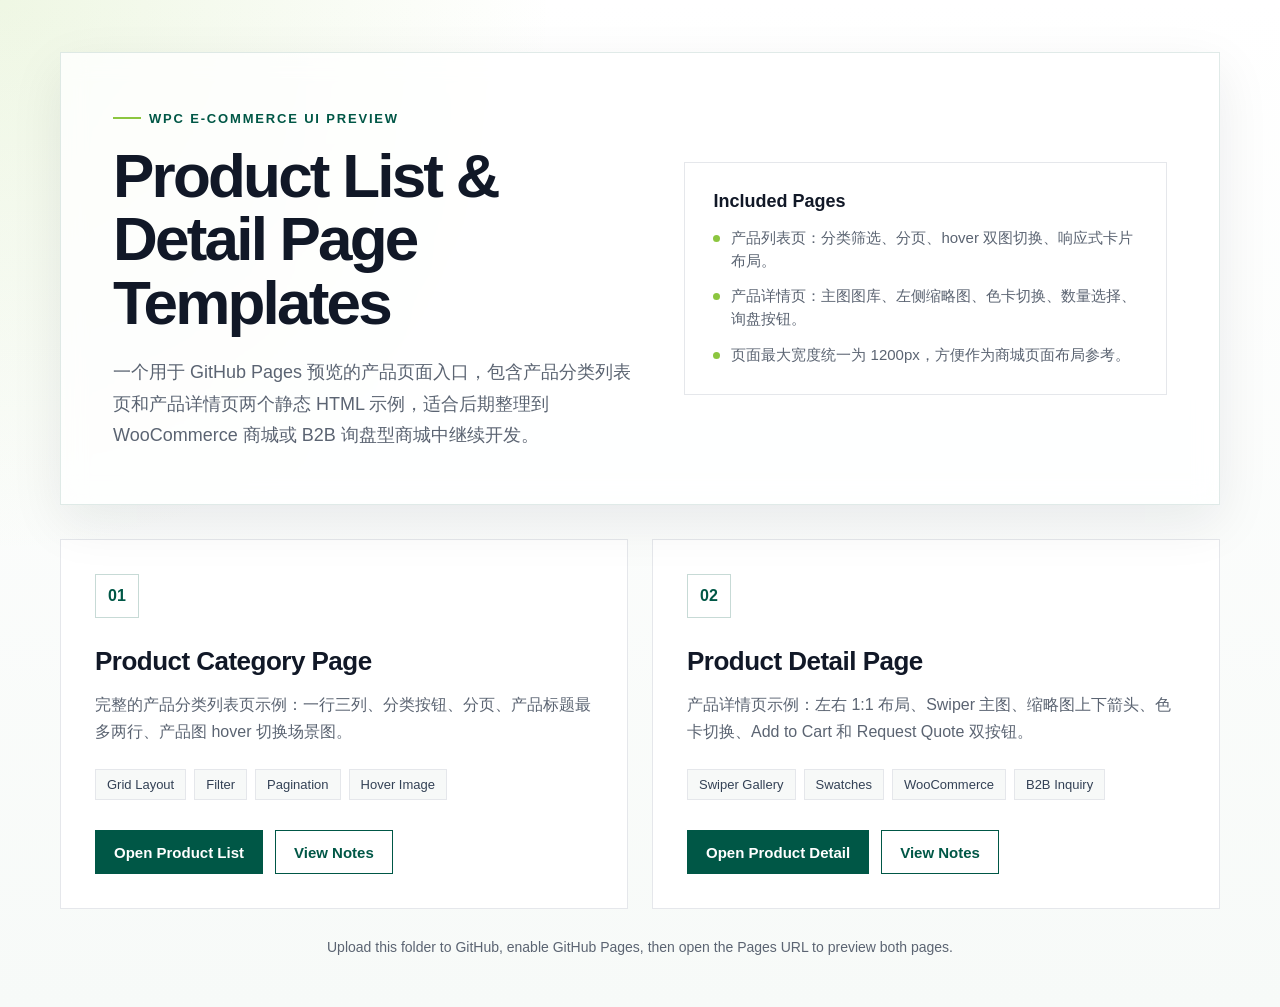
<file: index.html>
<!DOCTYPE html>
<html lang="zh-CN">
<head>
  <meta charset="UTF-8" />
  <meta name="viewport" content="width=device-width, initial-scale=1.0" />
  <title>WPC Product Pages Preview</title>
  <style>
    * {
      box-sizing: border-box;
    }

    :root {
      --brand: #005746;
      --brand-dark: #003f34;
      --accent: #8cc63f;
      --text: #111827;
      --muted: #5b6472;
      --line: #e5e7eb;
      --soft: #f7f9f8;
      --white: #ffffff;
    }

    body {
      margin: 0;
      font-family: Arial, Helvetica, sans-serif;
      color: var(--text);
      background:
        radial-gradient(circle at top left, rgba(140, 198, 63, 0.14), transparent 34%),
        linear-gradient(180deg, #ffffff 0%, #f7faf8 100%);
    }

    a {
      color: inherit;
      text-decoration: none;
    }

    .site-wrap {
      width: 100%;
      max-width: 1200px;
      min-height: 100vh;
      margin: 0 auto;
      padding: 52px 20px;
    }

    .hero {
      display: grid;
      grid-template-columns: minmax(0, 1.05fr) minmax(300px, 0.95fr);
      gap: 38px;
      align-items: center;
      margin-bottom: 34px;
      padding: 52px;
      border: 1px solid rgba(0, 87, 70, 0.12);
      background: rgba(255, 255, 255, 0.78);
      box-shadow: 0 18px 50px rgba(17, 24, 39, 0.08);
      backdrop-filter: blur(12px);
    }

    .eyebrow {
      display: inline-flex;
      align-items: center;
      gap: 8px;
      margin: 0 0 18px;
      color: var(--brand);
      font-size: 13px;
      font-weight: 700;
      letter-spacing: 0.14em;
      text-transform: uppercase;
    }

    .eyebrow::before {
      content: "";
      width: 28px;
      height: 2px;
      background: var(--accent);
    }

    h1 {
      max-width: 720px;
      margin: 0;
      font-size: clamp(34px, 5vw, 62px);
      line-height: 1.03;
      letter-spacing: -0.045em;
    }

    .hero-desc {
      max-width: 640px;
      margin: 22px 0 0;
      color: var(--muted);
      font-size: 18px;
      line-height: 1.75;
    }

    .hero-panel {
      padding: 28px;
      border: 1px solid var(--line);
      background: var(--white);
    }

    .hero-panel h2 {
      margin: 0 0 14px;
      font-size: 18px;
    }

    .feature-list {
      display: grid;
      gap: 12px;
      margin: 0;
      padding: 0;
      list-style: none;
      color: var(--muted);
      font-size: 15px;
      line-height: 1.55;
    }

    .feature-list li {
      position: relative;
      padding-left: 18px;
    }

    .feature-list li::before {
      content: "";
      position: absolute;
      left: 0;
      top: 0.62em;
      width: 7px;
      height: 7px;
      border-radius: 50%;
      background: var(--accent);
    }

    .page-grid {
      display: grid;
      grid-template-columns: repeat(2, minmax(0, 1fr));
      gap: 24px;
    }

    .page-card {
      display: flex;
      flex-direction: column;
      min-height: 330px;
      padding: 34px;
      border: 1px solid var(--line);
      background: var(--white);
      transition: transform 0.22s ease, box-shadow 0.22s ease, border-color 0.22s ease;
    }

    .page-card:hover {
      transform: translateY(-4px);
      border-color: rgba(0, 87, 70, 0.34);
      box-shadow: 0 16px 44px rgba(17, 24, 39, 0.1);
    }

    .card-number {
      display: inline-flex;
      align-items: center;
      justify-content: center;
      width: 44px;
      height: 44px;
      margin-bottom: 28px;
      border: 1px solid rgba(0, 87, 70, 0.22);
      color: var(--brand);
      font-weight: 700;
    }

    .page-card h2 {
      margin: 0 0 14px;
      font-size: 26px;
      line-height: 1.2;
      letter-spacing: -0.02em;
    }

    .page-card p {
      margin: 0;
      color: var(--muted);
      font-size: 16px;
      line-height: 1.7;
    }

    .tag-row {
      display: flex;
      flex-wrap: wrap;
      gap: 8px;
      margin: 24px 0 30px;
    }

    .tag {
      padding: 7px 11px;
      border: 1px solid var(--line);
      background: var(--soft);
      color: #334155;
      font-size: 13px;
    }

    .card-actions {
      display: flex;
      flex-wrap: wrap;
      gap: 12px;
      margin-top: auto;
    }

    .button {
      display: inline-flex;
      align-items: center;
      justify-content: center;
      min-height: 44px;
      padding: 12px 18px;
      border: 1px solid var(--brand);
      color: var(--brand);
      font-size: 15px;
      font-weight: 700;
      transition: background 0.2s ease, color 0.2s ease;
    }

    .button.primary {
      background: var(--brand);
      color: #ffffff;
    }

    .button:hover {
      background: var(--brand-dark);
      border-color: var(--brand-dark);
      color: #ffffff;
    }

    .footer-note {
      margin: 30px 0 0;
      color: var(--muted);
      font-size: 14px;
      text-align: center;
    }

    @media (max-width: 900px) {
      .site-wrap {
        padding: 32px 16px;
      }

      .hero {
        grid-template-columns: 1fr;
        padding: 34px 24px;
      }

      .page-grid {
        grid-template-columns: 1fr;
      }
    }

    @media (max-width: 520px) {
      .hero {
        padding: 28px 18px;
      }

      .page-card {
        min-height: auto;
        padding: 26px 20px;
      }

      .button {
        width: 100%;
      }
    }
  </style>
</head>
<body>
  <main class="site-wrap">
    <section class="hero">
      <div>
        <p class="eyebrow">WPC E-commerce UI Preview</p>
        <h1>Product List & Detail Page Templates</h1>
        <p class="hero-desc">
          一个用于 GitHub Pages 预览的产品页面入口，包含产品分类列表页和产品详情页两个静态 HTML 示例，适合后期整理到 WooCommerce 商城或 B2B 询盘型商城中继续开发。
        </p>
      </div>

      <aside class="hero-panel" aria-label="Project features">
        <h2>Included Pages</h2>
        <ul class="feature-list">
          <li>产品列表页：分类筛选、分页、hover 双图切换、响应式卡片布局。</li>
          <li>产品详情页：主图图库、左侧缩略图、色卡切换、数量选择、询盘按钮。</li>
          <li>页面最大宽度统一为 1200px，方便作为商城页面布局参考。</li>
        </ul>
      </aside>
    </section>

    <section class="page-grid" aria-label="Preview pages">
      <article class="page-card">
        <span class="card-number">01</span>
        <h2>Product Category Page</h2>
        <p>
          完整的产品分类列表页示例：一行三列、分类按钮、分页、产品标题最多两行、产品图 hover 切换场景图。
        </p>
        <div class="tag-row">
          <span class="tag">Grid Layout</span>
          <span class="tag">Filter</span>
          <span class="tag">Pagination</span>
          <span class="tag">Hover Image</span>
        </div>
        <div class="card-actions">
          <a class="button primary" href="product-list/index.html">Open Product List</a>
          <a class="button" href="product-list/README.md">View Notes</a>
        </div>
      </article>

      <article class="page-card">
        <span class="card-number">02</span>
        <h2>Product Detail Page</h2>
        <p>
          产品详情页示例：左右 1:1 布局、Swiper 主图、缩略图上下箭头、色卡切换、Add to Cart 和 Request Quote 双按钮。
        </p>
        <div class="tag-row">
          <span class="tag">Swiper Gallery</span>
          <span class="tag">Swatches</span>
          <span class="tag">WooCommerce</span>
          <span class="tag">B2B Inquiry</span>
        </div>
        <div class="card-actions">
          <a class="button primary" href="product-detail/index.html">Open Product Detail</a>
          <a class="button" href="product-detail/README.md">View Notes</a>
        </div>
      </article>
    </section>

    <p class="footer-note">Upload this folder to GitHub, enable GitHub Pages, then open the Pages URL to preview both pages.</p>
  </main>
</body>
</html>
</file>
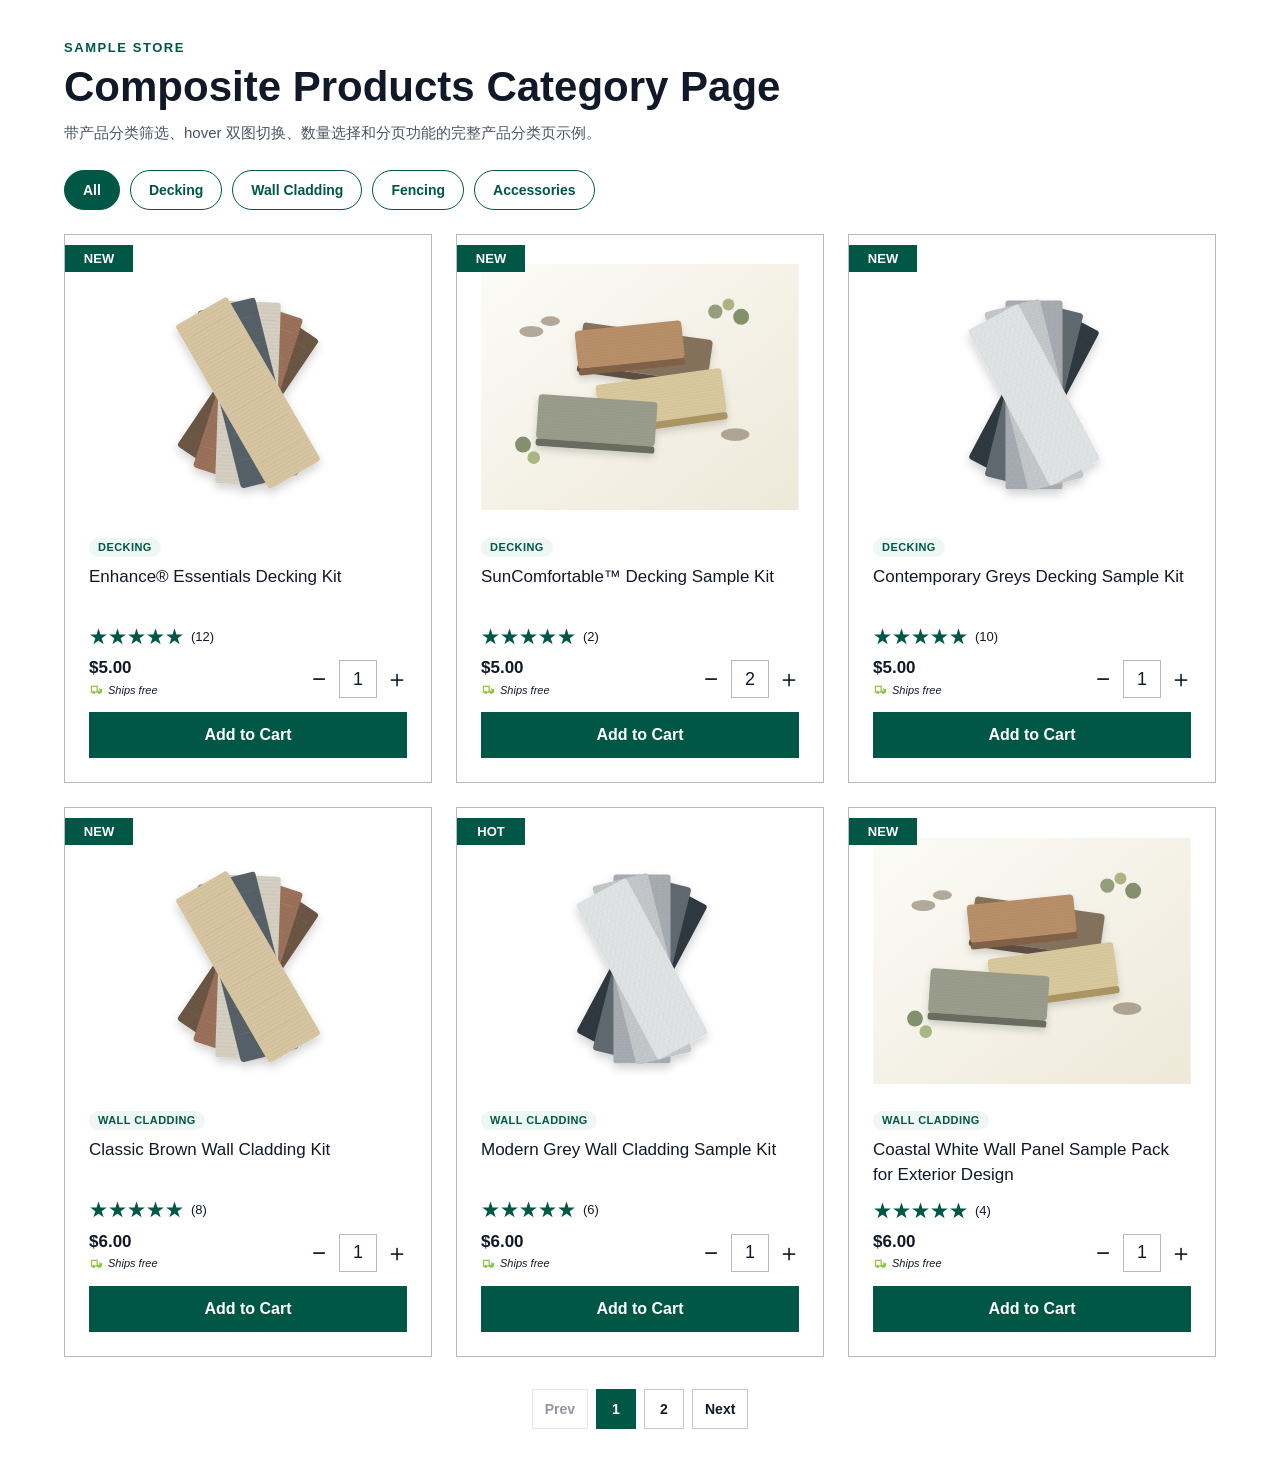
<file: product-list/index.html>
<!DOCTYPE html>
<html lang="zh-CN">
<head>
  <meta charset="UTF-8" />
  <meta name="viewport" content="width=device-width, initial-scale=1.0" />
  <title>Product Category Page</title>
  <link rel="stylesheet" href="css/style.css" />
</head>
<body>
  <main class="page-wrap">
    <header class="page-header">
      <p class="eyebrow">Sample Store</p>
      <h1>Composite Products Category Page</h1>
      <p class="page-desc">带产品分类筛选、hover 双图切换、数量选择和分页功能的完整产品分类页示例。</p>
    </header>

    <nav class="category-filter" aria-label="Product category filter">
      <button class="filter-btn is-active" type="button" data-category="all">All</button>
      <button class="filter-btn" type="button" data-category="decking">Decking</button>
      <button class="filter-btn" type="button" data-category="wall">Wall Cladding</button>
      <button class="filter-btn" type="button" data-category="fencing">Fencing</button>
      <button class="filter-btn" type="button" data-category="accessories">Accessories</button>
    </nav>

    <section id="productGrid" class="product-grid" aria-label="Product list" aria-live="polite"></section>

    <p id="emptyState" class="empty-state" hidden>当前分类暂无产品。</p>

    <nav id="pagination" class="pagination" aria-label="Product pagination"></nav>
  </main>

  <script src="js/script.js"></script>
</body>
</html>
</file>
<file: product-list/css/style.css>
* {
  box-sizing: border-box;
}

body {
  margin: 0;
  font-family: Arial, Helvetica, sans-serif;
  color: #111827;
  background: #ffffff;
}

button,
input {
  font: inherit;
}

.page-wrap {
  width: 100%;
  max-width: 1200px;
  margin: 40px auto;
  padding: 0 24px;
}

.page-header {
  margin-bottom: 24px;
}

.eyebrow {
  margin: 0 0 8px;
  color: #005746;
  font-size: 13px;
  font-weight: 700;
  letter-spacing: 0.12em;
  text-transform: uppercase;
}

.page-header h1 {
  margin: 0 0 10px;
  font-size: clamp(28px, 4vw, 42px);
  line-height: 1.12;
  color: #111827;
}

.page-desc {
  max-width: 680px;
  margin: 0;
  color: #4b5563;
  font-size: 15px;
  line-height: 1.7;
}

.category-filter {
  display: flex;
  flex-wrap: wrap;
  gap: 10px;
  margin-bottom: 24px;
}

.filter-btn {
  min-height: 40px;
  padding: 9px 18px;
  border: 1px solid #005746;
  border-radius: 999px;
  background: #ffffff;
  color: #005746;
  font-size: 14px;
  font-weight: 700;
  cursor: pointer;
  transition: background 0.2s ease, color 0.2s ease, box-shadow 0.2s ease;
}

.filter-btn:hover,
.filter-btn.is-active {
  background: #005746;
  color: #ffffff;
}

.filter-btn:focus-visible,
.page-btn:focus-visible,
.qty-btn:focus-visible,
.add-to-cart:focus-visible {
  outline: 3px solid rgba(0, 87, 70, 0.28);
  outline-offset: 2px;
}

.product-grid {
  display: grid;
  grid-template-columns: repeat(3, minmax(0, 1fr));
  gap: 24px;
}

.product-card {
  position: relative;
  display: flex;
  flex-direction: column;
  min-height: 100%;
  padding: 16px 24px 24px;
  border: 1px solid #b9b9b9;
  background: #ffffff;
  transition: box-shadow 0.25s ease, transform 0.25s ease;
}

.product-card:hover {
  transform: translateY(-2px);
  box-shadow: 0 8px 20px rgba(0, 0, 0, 0.14);
}

.badge {
  position: absolute;
  top: 10px;
  left: 0;
  z-index: 3;
  min-width: 68px;
  padding: 7px 14px;
  background: #005746;
  color: #ffffff;
  font-size: 13px;
  font-weight: 700;
  text-align: center;
  line-height: 1;
}

.product-image-link {
  display: block;
  width: 100%;
  text-decoration: none;
}

.image-box {
  position: relative;
  width: 100%;
  aspect-ratio: 1 / 0.86;
  overflow: hidden;
  background: #ffffff;
}

.image-box img {
  position: absolute;
  inset: 0;
  width: 100%;
  height: 100%;
  object-fit: contain;
  transition: opacity 0.35s ease, transform 0.35s ease;
}

.image-box .scene-img {
  opacity: 0;
}

.product-card:hover .image-box .product-img,
.product-card:focus-within .image-box .product-img,
.product-card.is-touch-active .image-box .product-img {
  opacity: 0;
  transform: scale(1.03);
}

.product-card:hover .image-box .scene-img,
.product-card:focus-within .image-box .scene-img,
.product-card.is-touch-active .image-box .scene-img {
  opacity: 1;
  transform: scale(1.03);
}

.category-label {
  display: inline-flex;
  align-items: center;
  width: fit-content;
  margin: 14px 0 8px;
  padding: 4px 9px;
  border-radius: 999px;
  background: #eff7f4;
  color: #005746;
  font-size: 11px;
  font-weight: 700;
  line-height: 1;
  text-transform: uppercase;
  letter-spacing: 0.04em;
}

.product-title {
  margin: 0 0 14px;
  min-height: 48px;
  font-size: 17px;
  line-height: 1.42;
  font-weight: 400;
}

.product-title a {
  display: -webkit-box;
  overflow: hidden;
  color: #111827;
  text-decoration: none;
  -webkit-line-clamp: 2;
  -webkit-box-orient: vertical;
}

.product-title a:hover {
  color: #005746;
}

.rating-row {
  display: flex;
  align-items: center;
  gap: 4px;
  margin-bottom: 12px;
  color: #005746;
  font-size: 19px;
  line-height: 1;
}

.rating-count {
  color: #111827;
  font-size: 13px;
  margin-left: 3px;
}

.product-bottom {
  margin-top: auto;
}

.price-qty-row {
  display: flex;
  align-items: flex-start;
  justify-content: space-between;
  gap: 16px;
  margin-bottom: 14px;
}

.price {
  margin-bottom: 4px;
  font-size: 17px;
  font-weight: 700;
}

.shipping {
  display: flex;
  align-items: center;
  gap: 4px;
  color: #111827;
  font-size: 11px;
  font-style: italic;
}

.shipping svg {
  flex: 0 0 auto;
  width: 15px;
  height: 15px;
  color: #8cc63f;
}

.qty-control {
  display: flex;
  align-items: center;
  gap: 10px;
  margin-top: 2px;
}

.qty-btn {
  display: inline-flex;
  align-items: center;
  justify-content: center;
  width: 20px;
  height: 28px;
  border: 0;
  background: transparent;
  color: #111827;
  font-size: 24px;
  font-weight: 300;
  line-height: 1;
  cursor: pointer;
}

.qty-input {
  width: 38px;
  height: 38px;
  border: 1px solid #b9b9b9;
  text-align: center;
  font-size: 18px;
  color: #111827;
}

.add-to-cart {
  width: 100%;
  height: 46px;
  border: 0;
  background: #005746;
  color: #ffffff;
  font-size: 16px;
  font-weight: 700;
  cursor: pointer;
  transition: background 0.25s ease;
}

.add-to-cart:hover {
  background: #003f34;
}

.empty-state {
  margin: 40px 0;
  padding: 28px;
  border: 1px dashed #b9b9b9;
  color: #4b5563;
  text-align: center;
}

.pagination {
  display: flex;
  flex-wrap: wrap;
  justify-content: center;
  align-items: center;
  gap: 8px;
  margin-top: 32px;
}

.pagination[hidden] {
  display: none;
}

.page-btn {
  min-width: 40px;
  height: 40px;
  padding: 0 12px;
  border: 1px solid #c6c6c6;
  background: #ffffff;
  color: #111827;
  font-size: 14px;
  font-weight: 700;
  cursor: pointer;
  transition: background 0.2s ease, color 0.2s ease, border-color 0.2s ease;
}

.page-btn:hover:not(:disabled),
.page-btn.is-active {
  border-color: #005746;
  background: #005746;
  color: #ffffff;
}

.page-btn:disabled {
  cursor: not-allowed;
  opacity: 0.45;
}

@media (max-width: 900px) {
  .page-wrap {
    padding: 0 18px;
  }

  .product-grid {
    grid-template-columns: repeat(2, minmax(0, 1fr));
  }
}

@media (max-width: 600px) {
  .page-wrap {
    margin: 24px auto;
    padding: 0 12px;
  }

  .page-header {
    margin-bottom: 18px;
  }

  .category-filter {
    gap: 8px;
    margin-bottom: 18px;
  }

  .filter-btn {
    min-height: 36px;
    padding: 8px 13px;
    font-size: 13px;
  }

  .product-grid {
    grid-template-columns: 1fr;
    gap: 18px;
  }

  .product-card {
    padding: 14px 16px 20px;
  }

  .image-box {
    aspect-ratio: 1 / 0.82;
  }

  .product-title {
    min-height: 46px;
    font-size: 16px;
  }

  .price-qty-row {
    gap: 10px;
  }
}
</file>
